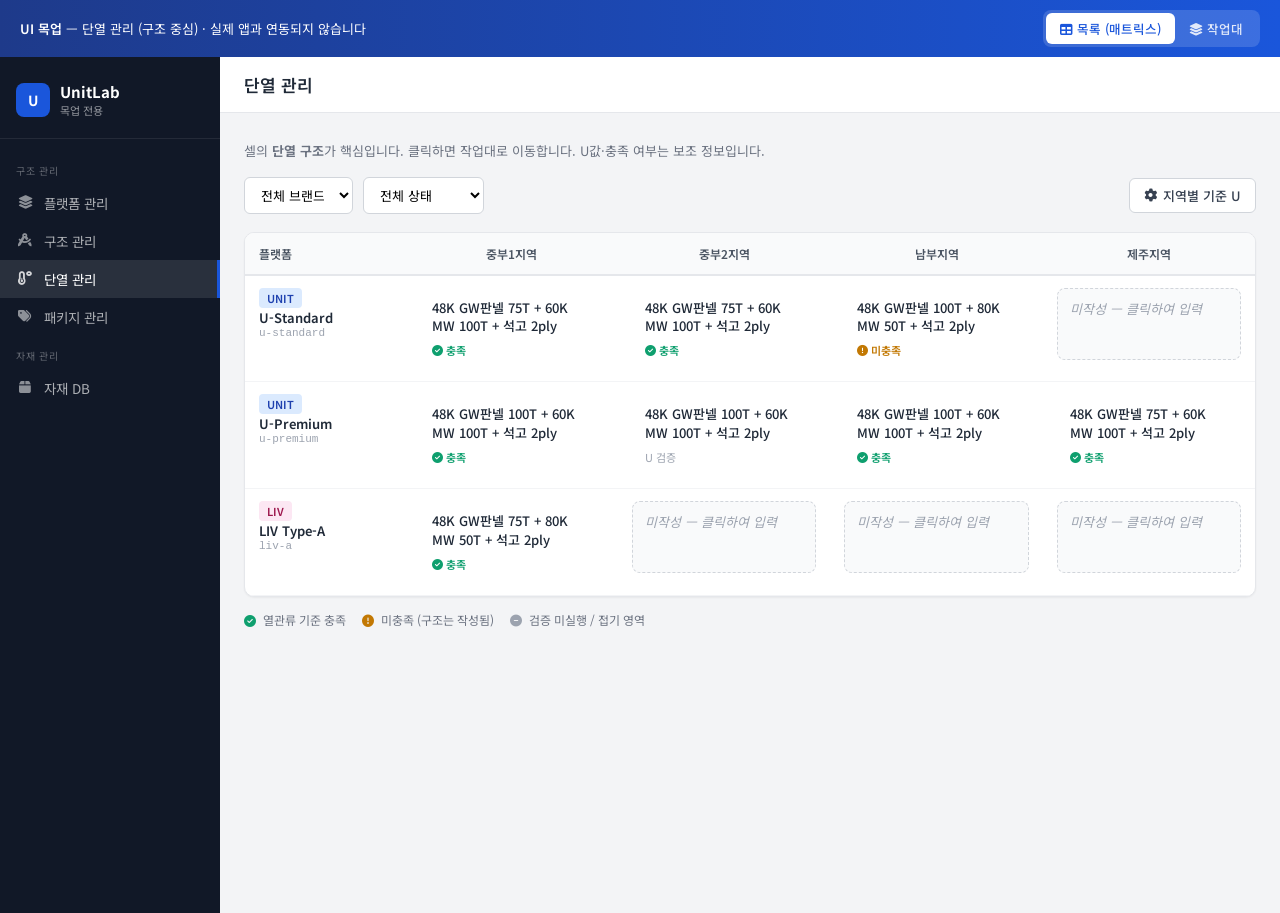
<file: docs/mockups/insulation-mgmt-mockup.html>
<!DOCTYPE html>
<html lang="ko">
<head>
  <meta charset="UTF-8">
  <meta name="viewport" content="width=device-width, initial-scale=1.0">
  <title>단열 관리 — UI 목업 (UnitLab)</title>
  <link href="https://fonts.googleapis.com/css2?family=Noto+Sans+KR:wght@400;500;600;700&display=swap" rel="stylesheet">
  <link rel="stylesheet" href="https://cdn.jsdelivr.net/npm/@fortawesome/fontawesome-free@6.4.0/css/all.min.css">
  <style>
    :root {
      --primary: #1a56db;
      --primary-dark: #1e429f;
      --primary-light: #ebf5ff;
      --success: #0e9f6e;
      --success-light: #f3faf7;
      --warning: #c27803;
      --warning-light: #fffbeb;
      --danger: #e02424;
      --danger-light: #fdf2f2;
      --gray-50: #f9fafb;
      --gray-100: #f3f4f6;
      --gray-200: #e5e7eb;
      --gray-300: #d1d5db;
      --gray-400: #9ca3af;
      --gray-500: #6b7280;
      --gray-600: #4b5563;
      --gray-700: #374151;
      --gray-800: #1f2937;
      --gray-900: #111827;
      --sidebar-width: 220px;
      --header-height: 56px;
      --shadow-sm: 0 1px 2px rgba(0,0,0,.05);
      --shadow: 0 1px 3px rgba(0,0,0,.1);
    }
    * { box-sizing: border-box; margin: 0; padding: 0; }
    body {
      font-family: 'Noto Sans KR', sans-serif;
      font-size: 14px;
      color: var(--gray-800);
      background: var(--gray-100);
      min-height: 100vh;
    }

    .mock-banner {
      background: linear-gradient(90deg, #1e3a8a, #1a56db);
      color: #fff;
      padding: 10px 20px;
      font-size: 13px;
      display: flex;
      align-items: center;
      justify-content: space-between;
      gap: 12px;
      flex-wrap: wrap;
    }
    .mock-banner strong { font-weight: 600; }
    .mock-banner-actions { display: flex; gap: 8px; }
    .mock-banner .seg {
      display: flex;
      background: rgba(255,255,255,.15);
      border-radius: 8px;
      padding: 3px;
    }
    .mock-banner .seg button {
      border: none;
      background: transparent;
      color: rgba(255,255,255,.85);
      padding: 6px 14px;
      border-radius: 6px;
      font-size: 12.5px;
      font-weight: 500;
      cursor: pointer;
      font-family: inherit;
    }
    .mock-banner .seg button.active {
      background: #fff;
      color: var(--primary);
    }

    #app { display: flex; min-height: calc(100vh - 44px); }

    #sidebar {
      width: var(--sidebar-width);
      background: var(--gray-900);
      color: #fff;
      flex-shrink: 0;
      padding: 16px 0;
    }
    .sidebar-logo {
      padding: 8px 16px 20px;
      display: flex;
      align-items: center;
      gap: 10px;
      border-bottom: 1px solid rgba(255,255,255,.08);
      margin-bottom: 12px;
    }
    .logo-icon {
      width: 34px; height: 34px;
      background: var(--primary);
      border-radius: 8px;
      display: flex; align-items: center; justify-content: center;
      font-weight: 700;
    }
    .logo-text { font-weight: 700; font-size: 15px; }
    .logo-sub { font-size: 11px; opacity: .55; }
    .nav-label {
      font-size: 10px;
      text-transform: uppercase;
      letter-spacing: .08em;
      color: rgba(255,255,255,.35);
      padding: 12px 16px 6px;
    }
    .nav-item {
      display: flex;
      align-items: center;
      gap: 10px;
      padding: 9px 16px;
      color: rgba(255,255,255,.65);
      font-size: 13.5px;
      cursor: default;
    }
    .nav-item.active {
      background: rgba(255,255,255,.1);
      color: #fff;
      border-right: 3px solid var(--primary);
    }
    .nav-item i { width: 18px; text-align: center; opacity: .8; }

    #main {
      flex: 1;
      display: flex;
      flex-direction: column;
      min-width: 0;
    }
    #header {
      height: var(--header-height);
      background: #fff;
      border-bottom: 1px solid var(--gray-200);
      display: flex;
      align-items: center;
      padding: 0 24px;
      font-size: 17px;
      font-weight: 600;
    }
    .content {
      padding: 24px;
      flex: 1;
      overflow: auto;
    }

    .page-desc {
      font-size: 13px;
      color: var(--gray-500);
      margin-top: 4px;
      font-weight: 400;
      line-height: 1.5;
    }
    .toolbar {
      display: flex;
      flex-wrap: wrap;
      gap: 10px;
      align-items: center;
      margin-bottom: 18px;
    }
    .toolbar .spacer { flex: 1; }
    select, .inp {
      padding: 7px 12px;
      border: 1px solid var(--gray-300);
      border-radius: 6px;
      font-size: 13px;
      font-family: inherit;
      background: #fff;
    }
    .btn {
      display: inline-flex;
      align-items: center;
      gap: 6px;
      padding: 7px 14px;
      border-radius: 6px;
      font-size: 13px;
      font-weight: 500;
      border: none;
      cursor: pointer;
      font-family: inherit;
    }
    .btn-primary { background: var(--primary); color: #fff; }
    .btn-primary:hover { background: var(--primary-dark); }
    .btn-secondary {
      background: #fff;
      color: var(--gray-700);
      border: 1px solid var(--gray-300);
    }
    .btn-ghost {
      background: transparent;
      color: var(--gray-600);
      border: 1px solid transparent;
    }
    .btn-ghost:hover { background: var(--gray-100); }

    .card {
      background: #fff;
      border: 1px solid var(--gray-200);
      border-radius: 10px;
      box-shadow: var(--shadow-sm);
    }

    /* ── 목록: 매트릭스 ── */
    .matrix-wrap { overflow-x: auto; }
    .matrix {
      width: 100%;
      border-collapse: collapse;
      font-size: 13px;
    }
    .matrix th {
      text-align: left;
      padding: 12px 14px;
      background: var(--gray-50);
      border-bottom: 2px solid var(--gray-200);
      font-size: 12px;
      font-weight: 600;
      color: var(--gray-600);
      white-space: nowrap;
    }
    .matrix th.zone { text-align: center; min-width: 200px; }
    .matrix td {
      padding: 12px 14px;
      border-bottom: 1px solid var(--gray-100);
      vertical-align: top;
    }
    .matrix tr:hover td { background: var(--gray-50); }
    .matrix .platform-cell {
      min-width: 160px;
    }
    .platform-name { font-weight: 600; color: var(--gray-800); }
    .platform-id { font-size: 11px; color: var(--gray-400); font-family: ui-monospace, monospace; }
    .badge {
      display: inline-block;
      padding: 2px 8px;
      border-radius: 4px;
      font-size: 11px;
      font-weight: 600;
    }
    .badge-unit { background: #dbeafe; color: #1e40af; }
    .badge-liv { background: #fce7f3; color: #9d174d; }

    .cell-stack {
      cursor: pointer;
      padding: 10px 12px;
      border-radius: 8px;
      border: 1px solid transparent;
      transition: all .15s;
      min-height: 72px;
    }
    .cell-stack:hover {
      border-color: var(--primary);
      background: var(--primary-light);
    }
    .cell-stack.empty {
      color: var(--gray-400);
      font-style: italic;
      border: 1px dashed var(--gray-300);
      background: var(--gray-50);
    }
    .structure-line {
      font-size: 13px;
      font-weight: 500;
      color: var(--gray-800);
      line-height: 1.45;
      word-break: keep-all;
    }
    .cell-meta {
      margin-top: 6px;
      display: flex;
      align-items: center;
      gap: 8px;
      font-size: 11px;
      color: var(--gray-500);
    }
    .pill-ok { color: var(--success); font-weight: 600; }
    .pill-warn { color: var(--warning); font-weight: 600; }
    .pill-muted { color: var(--gray-400); }

    /* ── 작업대 ── */
    .bench-header {
      display: flex;
      align-items: flex-start;
      gap: 16px;
      margin-bottom: 20px;
      flex-wrap: wrap;
    }
    .bench-back {
      margin-top: 4px;
    }
    .zone-tabs {
      display: flex;
      gap: 4px;
      flex-wrap: wrap;
      margin-bottom: 20px;
      padding: 4px;
      background: var(--gray-100);
      border-radius: 10px;
      width: fit-content;
    }
    .zone-tab {
      padding: 8px 18px;
      border: none;
      background: transparent;
      border-radius: 8px;
      font-size: 13px;
      font-weight: 500;
      color: var(--gray-600);
      cursor: pointer;
      font-family: inherit;
    }
    .zone-tab.active {
      background: #fff;
      color: var(--primary);
      box-shadow: var(--shadow-sm);
      font-weight: 600;
    }

    .bench-grid {
      display: grid;
      grid-template-columns: 1fr 320px;
      gap: 20px;
      align-items: start;
    }
    @media (max-width: 960px) {
      .bench-grid { grid-template-columns: 1fr; }
    }

    .section-title {
      font-size: 14px;
      font-weight: 700;
      color: var(--gray-800);
      margin-bottom: 14px;
      display: flex;
      align-items: center;
      gap: 8px;
    }
    .section-title i { color: var(--primary); }

    .layer-list { display: flex; flex-direction: column; gap: 10px; }
    .layer-row {
      display: grid;
      grid-template-columns: 100px 1fr  auto;
      gap: 12px;
      align-items: center;
      padding: 14px 16px;
      background: var(--gray-50);
      border: 1px solid var(--gray-200);
      border-radius: 10px;
    }
    .layer-role {
      font-size: 11px;
      font-weight: 700;
      text-transform: uppercase;
      letter-spacing: .04em;
      color: var(--gray-500);
    }
    .layer-role span {
      display: block;
      font-size: 13px;
      font-weight: 600;
      color: var(--gray-700);
      text-transform: none;
      letter-spacing: 0;
      margin-top: 2px;
    }
    .layer-mat select {
      width: 100%;
      padding: 8px 10px;
      border: 1px solid var(--gray-300);
      border-radius: 6px;
      font-family: inherit;
      font-size: 13px;
    }
    .layer-tag {
      font-size: 11px;
      color: var(--gray-500);
      margin-top: 4px;
    }
    .layer-fixed {
      font-size: 13px;
      color: var(--gray-600);
      padding: 8px 0;
    }

    .preview-card {
      position: sticky;
      top: 16px;
    }
    .preview-card .card-body { padding: 20px; }
    .preview-label {
      font-size: 11px;
      font-weight: 600;
      text-transform: uppercase;
      letter-spacing: .06em;
      color: var(--gray-400);
      margin-bottom: 10px;
    }
    .structure-hero {
      font-size: 16px;
      font-weight: 600;
      line-height: 1.5;
      color: var(--gray-900);
      padding: 16px;
      background: linear-gradient(135deg, #f0f7ff 0%, #f9fafb 100%);
      border: 1px solid #bfdbfe;
      border-radius: 10px;
      min-height: 80px;
    }
    .structure-hero .plus { color: var(--gray-400); font-weight: 400; margin: 0 4px; }
    .preview-actions {
      margin-top: 16px;
      display: flex;
      flex-direction: column;
      gap: 8px;
    }
    .btn-primary:disabled {
      background: var(--gray-200);
      color: var(--gray-400);
      cursor: not-allowed;
    }

    .verify-collapse {
      margin-top: 20px;
      border: 1px solid var(--gray-200);
      border-radius: 10px;
      overflow: hidden;
    }
    .verify-collapse summary {
      padding: 12px 16px;
      background: var(--gray-50);
      cursor: pointer;
      font-size: 13px;
      font-weight: 500;
      color: var(--gray-600);
      list-style: none;
      display: flex;
      align-items: center;
      gap: 8px;
    }
    .verify-collapse summary::-webkit-details-marker { display: none; }
    .verify-collapse summary::before {
      content: '\f054';
      font-family: 'Font Awesome 6 Free';
      font-weight: 900;
      font-size: 10px;
      transition: transform .15s;
    }
    .verify-collapse[open] summary::before { transform: rotate(90deg); }
    .verify-body {
      padding: 16px;
      display: grid;
      grid-template-columns: repeat(3, 1fr);
      gap: 12px;
      font-size: 13px;
    }
    .verify-stat label { display: block; font-size: 11px; color: var(--gray-500); margin-bottom: 4px; }
    .verify-stat .val { font-size: 18px; font-weight: 700; }
    .verify-stat .val.fail { color: var(--danger); }
    .verify-stat .val.pass { color: var(--success); }

    .copy-bar {
      margin-top: 14px;
      display: flex;
      flex-wrap: wrap;
      gap: 8px;
    }

    .hidden { display: none !important; }

    .legend {
      display: flex;
      flex-wrap: wrap;
      gap: 16px;
      margin-top: 14px;
      font-size: 12px;
      color: var(--gray-500);
    }
    .legend i { margin-right: 4px; }
  </style>
</head>
<body>

<div class="mock-banner">
  <span><strong>UI 목업</strong> — 단열 관리 (구조 중심) · 실제 앱과 연동되지 않습니다</span>
  <div class="mock-banner-actions">
    <div class="seg" role="tablist">
      <button type="button" id="btn-view-list" class="active" onclick="showView('list')">
        <i class="fas fa-table"></i> 목록 (매트릭스)
      </button>
      <button type="button" id="btn-view-bench" onclick="showView('bench')">
        <i class="fas fa-layer-group"></i> 작업대
      </button>
    </div>
  </div>
</div>

<div id="app">
  <nav id="sidebar">
    <div class="sidebar-logo">
      <div class="logo-icon">U</div>
      <div>
        <div class="logo-text">UnitLab</div>
        <div class="logo-sub">목업 전용</div>
      </div>
    </div>
    <div class="nav-label">구조 관리</div>
    <div class="nav-item"><i class="fas fa-layer-group"></i> 플랫폼 관리</div>
    <div class="nav-item"><i class="fas fa-drafting-compass"></i> 구조 관리</div>
    <div class="nav-item active"><i class="fas fa-temperature-low"></i> 단열 관리</div>
    <div class="nav-item"><i class="fas fa-tags"></i> 패키지 관리</div>
    <div class="nav-label">자재 관리</div>
    <div class="nav-item"><i class="fas fa-box"></i> 자재 DB</div>
  </nav>

  <div id="main">
    <header id="header">단열 관리</header>

    <!-- ═══ 목록: 플랫폼 × 지역 매트릭스 ═══ -->
    <div class="content" id="view-list">
      <p class="page-desc" style="margin-bottom:16px">
        셀의 <strong>단열 구조</strong>가 핵심입니다. 클릭하면 작업대로 이동합니다. U값·충족 여부는 보조 정보입니다.
      </p>
      <div class="toolbar">
        <select>
          <option>전체 브랜드</option>
          <option>UNIT</option>
          <option>LIV</option>
        </select>
        <select>
          <option>전체 상태</option>
          <option>미작성만</option>
          <option>검증 미충족만</option>
        </select>
        <span class="spacer"></span>
        <button type="button" class="btn btn-secondary"><i class="fas fa-cog"></i> 지역별 기준 U</button>
      </div>

      <div class="card matrix-wrap">
        <table class="matrix">
          <thead>
            <tr>
              <th>플랫폼</th>
              <th class="zone">중부1지역</th>
              <th class="zone">중부2지역</th>
              <th class="zone">남부지역</th>
              <th class="zone">제주지역</th>
            </tr>
          </thead>
          <tbody id="matrix-body"></tbody>
        </table>
      </div>
      <div class="legend">
        <span><i class="fas fa-check-circle pill-ok"></i> 열관류 기준 충족</span>
        <span><i class="fas fa-exclamation-circle pill-warn"></i> 미충족 (구조는 작성됨)</span>
        <span><i class="fas fa-minus-circle pill-muted"></i> 검증 미실행 / 접기 영역</span>
      </div>
    </div>

    <!-- ═══ 작업대 ═══ -->
    <div class="content hidden" id="view-bench">
      <div class="bench-header">
        <button type="button" class="btn btn-secondary btn-sm bench-back" onclick="showView('list')">
          <i class="fas fa-arrow-left"></i> 목록
        </button>
        <div>
          <div style="display:flex;align-items:center;gap:10px;flex-wrap:wrap">
            <span class="badge badge-unit">UNIT</span>
            <h2 style="font-size:20px;font-weight:700" id="bench-title">U-Standard</h2>
            <span class="platform-id" id="bench-id">u-standard</span>
          </div>
          <p class="page-desc">단열지역별로 <strong>외단열(판넬) · 내단열(단열재) · 석고 2ply</strong> 구조를 편집합니다.</p>
        </div>
      </div>

      <div class="zone-tabs" id="zone-tabs"></div>

      <div class="bench-grid">
        <div class="card">
          <div style="padding:20px">
            <div class="section-title"><i class="fas fa-bars-staggered"></i> 단열 구조 (외 → 내)</div>
            <div class="layer-list" id="layer-list"></div>
            <div class="copy-bar">
              <button type="button" class="btn btn-secondary btn-sm"><i class="fas fa-copy"></i> 이 구조를 다른 지역에 복사</button>
              <button type="button" class="btn btn-ghost btn-sm">판넬만 복사</button>
            </div>
            <details class="verify-collapse">
              <summary><i class="fas fa-calculator" style="margin-right:4px"></i> 열관류 검증 (부가 기능 · 접어두기)</summary>
              <div class="verify-body">
                <div class="verify-stat">
                  <label>계산 U</label>
                  <div class="val fail" id="v-u-calc">0.152</div>
                </div>
                <div class="verify-stat">
                  <label>지역 기준</label>
                  <div class="val" id="v-u-limit">0.150</div>
                </div>
                <div class="verify-stat">
                  <label>판정</label>
                  <div class="val fail" id="v-verdict">미충족</div>
                </div>
              </div>
            </details>
          </div>
        </div>

        <div class="preview-card card">
          <div class="card-body">
            <div class="preview-label">구조 미리보기 · 목록에 표시되는 문구</div>
            <div class="structure-hero" id="structure-hero"></div>
            <div class="preview-actions">
              <button type="button" class="btn btn-primary" id="btn-save" disabled>
                <i class="fas fa-save"></i> 저장
              </button>
              <button type="button" class="btn btn-secondary btn-sm">
                <i class="fas fa-sticky-note"></i> 시공·예외 메모
              </button>
            </div>
            <p style="margin-top:14px;font-size:12px;color:var(--gray-500);line-height:1.5">
              자재는 <strong>자재 DB</strong>에서 선택합니다. 같은 그라스울이라도 두께·밀도별로 별도 SKU입니다.
            </p>
          </div>
        </div>
      </div>
    </div>
  </div>
</div>

<script>
  const ZONES = [
    { id: 'mid1', label: '중부1지역', uLimit: 0.150 },
    { id: 'mid2', label: '중부2지역', uLimit: 0.155 },
    { id: 'south', label: '남부지역', uLimit: 0.180 },
    { id: 'jeju', label: '제주지역', uLimit: 0.170 }
  ];

  const MATERIALS = {
    gw48_75: { label: '48K 그라스울 판넬', short: '48K GW판넬', thick: '75T', lambda: 0.036 },
    gw48_100: { label: '48K 그라스울 판넬 (100T)', short: '48K GW판넬', thick: '100T', lambda: 0.036 },
    mw60_100: { label: '60K 미네랄울', short: '60K MW', thick: '100T', lambda: 0.035 },
    mw80_50: { label: '80K 미네랄울', short: '80K MW', thick: '50T', lambda: 0.034 },
    gypsum2: { label: '석고보드 2ply (12.5+12.5)', short: '석고 2ply', thick: '', fixed: true }
  };

  const PLATFORMS = [
    {
      id: 'u-standard',
      name: 'U-Standard',
      brand: 'UNIT',
      stacks: {
        mid1: { ext: 'gw48_75', int: 'mw60_100', verify: 'pass' },
        mid2: { ext: 'gw48_75', int: 'mw60_100', verify: 'pass' },
        south: { ext: 'gw48_100', int: 'mw80_50', verify: 'warn' },
        jeju: null
      }
    },
    {
      id: 'u-premium',
      name: 'U-Premium',
      brand: 'UNIT',
      stacks: {
        mid1: { ext: 'gw48_100', int: 'mw60_100', verify: 'pass' },
        mid2: { ext: 'gw48_100', int: 'mw60_100', verify: 'muted' },
        south: { ext: 'gw48_100', int: 'mw60_100', verify: 'pass' },
        jeju: { ext: 'gw48_75', int: 'mw60_100', verify: 'pass' }
      }
    },
    {
      id: 'liv-a',
      name: 'LIV Type-A',
      brand: 'LIV',
      stacks: {
        mid1: { ext: 'gw48_75', int: 'mw80_50', verify: 'pass' },
        mid2: null,
        south: null,
        jeju: null
      }
    }
  ];

  let currentPlatform = PLATFORMS[0];
  let currentZone = 'mid1';
  let savedSnapshot = '';

  function formatPart(key) {
    if (key === 'gypsum2') return MATERIALS.gypsum2.short;
    const m = MATERIALS[key];
    if (!m) return '';
    return `${m.short} ${m.thick}`;
  }

  function buildStructure(ext, int) {
    const parts = [];
    if (ext && MATERIALS[ext]) parts.push(formatPart(ext));
    if (int && MATERIALS[int]) parts.push(formatPart(int));
    parts.push(MATERIALS.gypsum2.short);
    return parts.filter(Boolean).join(' + ');
  }

  function verifyLabel(v) {
    if (v === 'pass') return '<span class="pill-ok"><i class="fas fa-check-circle"></i> 충족</span>';
    if (v === 'warn') return '<span class="pill-warn"><i class="fas fa-exclamation-circle"></i> 미충족</span>';
    return '<span class="pill-muted">U 검증</span>';
  }

  function renderMatrix() {
    const tbody = document.getElementById('matrix-body');
    tbody.innerHTML = PLATFORMS.map(p => {
      const brandCls = p.brand === 'LIV' ? 'badge-liv' : 'badge-unit';
      const cells = ZONES.map(z => {
        const st = p.stacks[z.id];
        if (!st) {
          return `<td><div class="cell-stack empty" onclick="openBench('${p.id}','${z.id}')">미작성 — 클릭하여 입력</div></td>`;
        }
        const str = buildStructure(st.ext, st.int);
        return `<td>
          <div class="cell-stack" onclick="openBench('${p.id}','${z.id}')">
            <div class="structure-line">${str}</div>
            <div class="cell-meta">${verifyLabel(st.verify)}</div>
          </div>
        </td>`;
      }).join('');
      return `<tr>
        <td class="platform-cell">
          <span class="badge ${brandCls}">${p.brand}</span>
          <div class="platform-name">${p.name}</div>
          <div class="platform-id">${p.id}</div>
        </td>${cells}</tr>`;
    }).join('');
  }

  function showView(name) {
    document.getElementById('view-list').classList.toggle('hidden', name !== 'list');
    document.getElementById('view-bench').classList.toggle('hidden', name !== 'bench');
    document.getElementById('btn-view-list').classList.toggle('active', name === 'list');
    document.getElementById('btn-view-bench').classList.toggle('active', name === 'bench');
    document.getElementById('header').textContent = name === 'list' ? '단열 관리' : '단열 관리 — 작업대';
  }

  function openBench(platformId, zoneId) {
    currentPlatform = PLATFORMS.find(p => p.id === platformId) || PLATFORMS[0];
    currentZone = zoneId || 'mid1';
    document.getElementById('bench-title').textContent = currentPlatform.name;
    document.getElementById('bench-id').textContent = currentPlatform.id;
    renderZoneTabs();
    renderLayers();
    savedSnapshot = getSnapshot();
    syncSaveBtn();
    showView('bench');
  }

  function renderZoneTabs() {
    const el = document.getElementById('zone-tabs');
    el.innerHTML = ZONES.map(z => {
      const has = currentPlatform.stacks[z.id];
      const dot = has ? '' : ' ○';
      return `<button type="button" class="zone-tab ${z.id === currentZone ? 'active' : ''}"
        onclick="selectZone('${z.id}')">${z.label}${dot}</button>`;
    }).join('');
  }

  function selectZone(zid) {
    currentZone = zid;
    renderZoneTabs();
    renderLayers();
    savedSnapshot = getSnapshot();
    syncSaveBtn();
  }

  function getCurrentStack() {
    return currentPlatform.stacks[currentZone] || { ext: 'gw48_75', int: 'mw60_100', verify: 'muted' };
  }

  function renderLayers() {
    const st = getCurrentStack();
    const ext = st.ext || 'gw48_75';
    const int = st.int || 'mw60_100';

    const matOpts = (selected) => Object.entries(MATERIALS)
      .filter(([k]) => k !== 'gypsum2')
      .map(([k, m]) => `<option value="${k}" ${k === selected ? 'selected' : ''}>${m.label}</option>`)
      .join('');

    document.getElementById('layer-list').innerHTML = `
      <div class="layer-row">
        <div class="layer-role">외단열<span>판넬</span></div>
        <div class="layer-mat">
          <select id="sel-ext" onchange="onLayerChange()">${matOpts(ext)}</select>
          <div class="layer-tag">자재 DB · 단열재/판넬</div>
        </div>
      </div>
      <div class="layer-row">
        <div class="layer-role">내단열<span>단열재</span></div>
        <div class="layer-mat">
          <select id="sel-int" onchange="onLayerChange()">${matOpts(int)}</select>
          <div class="layer-tag">자재 DB · 단열재</div>
        </div>
      </div>
      <div class="layer-row">
        <div class="layer-role">실내<span>마감</span></div>
        <div class="layer-fixed">${MATERIALS.gypsum2.label}</div>
        <span class="layer-tag">플랫폼 공통</span>
      </div>`;

    const zone = ZONES.find(z => z.id === currentZone);
    document.getElementById('v-u-limit').textContent = zone ? zone.uLimit.toFixed(3) : '—';

    onLayerChange();
  }

  function onLayerChange() {
    const ext = document.getElementById('sel-ext')?.value;
    const int = document.getElementById('sel-int')?.value;
    const str = buildStructure(ext, int);
    const hero = document.getElementById('structure-hero');
    hero.innerHTML = str.split(' + ').map((p, i) =>
      (i ? '<span class="plus">+</span>' : '') + `<span>${p}</span>`
    ).join('');

    syncSaveBtn();
  }

  function getSnapshot() {
    const ext = document.getElementById('sel-ext')?.value || '';
    const int = document.getElementById('sel-int')?.value || '';
    return `${currentPlatform.id}|${currentZone}|${ext}|${int}`;
  }

  function syncSaveBtn() {
    const btn = document.getElementById('btn-save');
    const dirty = getSnapshot() !== savedSnapshot;
    btn.disabled = !dirty;
  }

  document.getElementById('btn-save').addEventListener('click', () => {
    if (document.getElementById('btn-save').disabled) return;
    const ext = document.getElementById('sel-ext').value;
    const int = document.getElementById('sel-int').value;
    currentPlatform.stacks[currentZone] = { ext, int, verify: 'pass' };
    savedSnapshot = getSnapshot();
    syncSaveBtn();
    renderMatrix();
    alert('목업: 저장되었습니다.\n\n' + buildStructure(ext, int));
  });

  // init
  renderMatrix();
  showView('list');
</script>
</body>
</html>
</file>
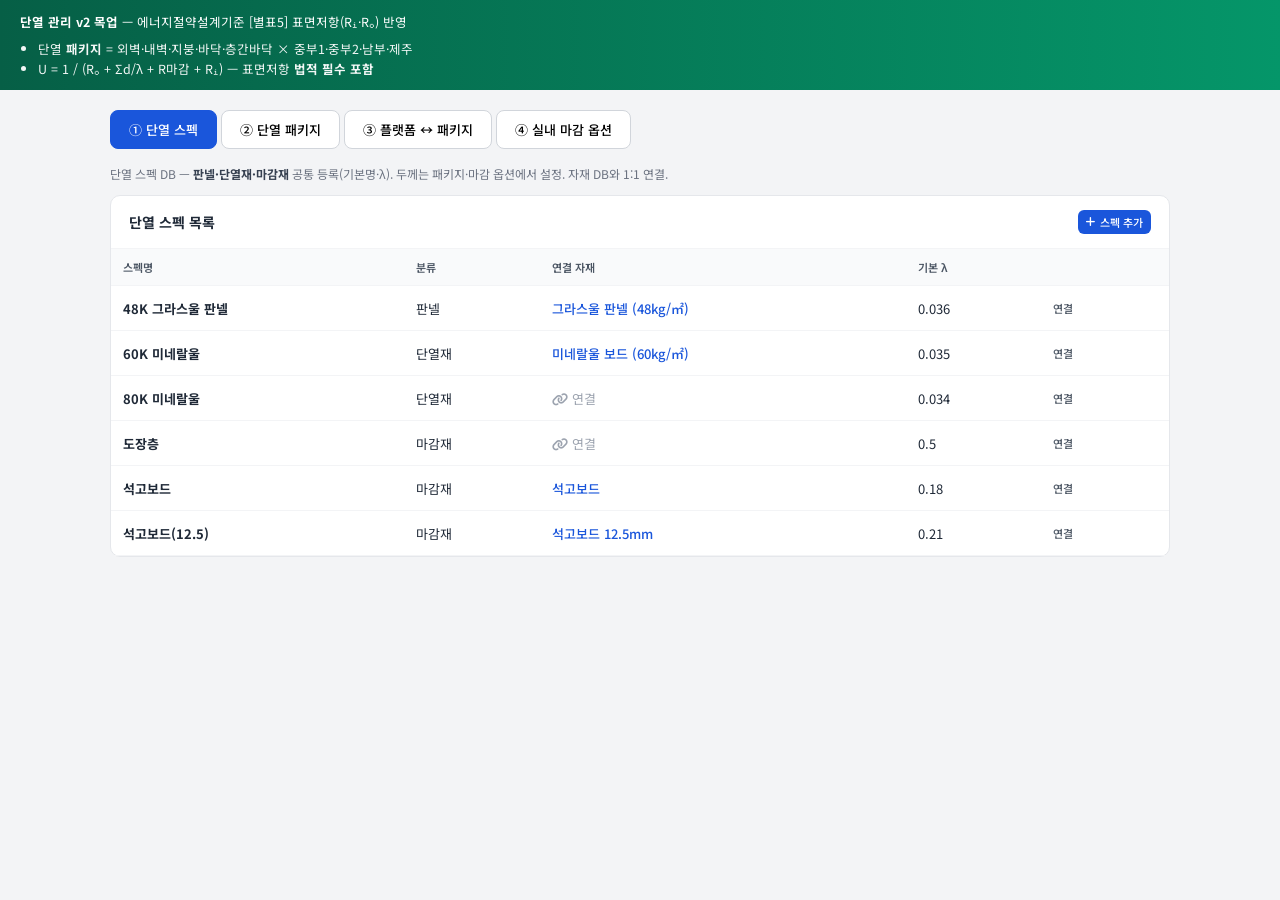
<file: docs/mockups/insulation-v2-mockup.html>
<!DOCTYPE html>
<html lang="ko">
<head>
  <meta charset="UTF-8">
  <meta name="viewport" content="width=device-width, initial-scale=1.0">
  <title>단열 관리 v2 — 스펙·구조·연결 목업</title>
  <link href="https://fonts.googleapis.com/css2?family=Noto+Sans+KR:wght@400;500;600;700&display=swap" rel="stylesheet">
  <link rel="stylesheet" href="https://cdn.jsdelivr.net/npm/@fortawesome/fontawesome-free@6.4.0/css/all.min.css">
  <style>
    :root {
      --primary: #1a56db; --primary-light: #ebf5ff;
      --success: #0e9f6e; --success-light: #f3faf7;
      --warning: #c27803; --danger: #e02424;
      --gray-50: #f9fafb; --gray-100: #f3f4f6; --gray-200: #e5e7eb;
      --gray-300: #d1d5db; --gray-400: #9ca3af; --gray-500: #6b7280;
      --gray-600: #4b5563; --gray-700: #374151; --gray-800: #1f2937;
    }
    * { box-sizing: border-box; margin: 0; padding: 0; }
    body { font-family: 'Noto Sans KR', sans-serif; font-size: 13px; color: var(--gray-800); background: var(--gray-100); }

    .banner { background: linear-gradient(90deg, #065f46, #059669); color: #fff; padding: 12px 20px; font-size: 12.5px; line-height: 1.55; }
    .banner ul { margin: 8px 0 0 18px; opacity: .95; }
    .banner code { background: rgba(0,0,0,.2); padding: 1px 5px; border-radius: 3px; font-size: 11px; }

    .wrap { max-width: 1100px; margin: 0 auto; padding: 20px; }
    .tabs { display: flex; gap: 4px; margin-bottom: 16px; flex-wrap: wrap; }
    .tabs button {
      padding: 9px 18px; border: 1px solid var(--gray-300); background: #fff;
      border-radius: 8px; cursor: pointer; font-family: inherit; font-size: 13px; font-weight: 500;
    }
    .tabs button.active { background: var(--primary); color: #fff; border-color: var(--primary); }
    .panel { display: none; }
    .panel.active { display: block; }

    .card { background: #fff; border: 1px solid var(--gray-200); border-radius: 10px; margin-bottom: 16px; }
    .card-h { padding: 14px 18px; border-bottom: 1px solid var(--gray-100); font-weight: 700; font-size: 14px; }
    .card-b { padding: 18px; }

    .btn {
      display: inline-flex; align-items: center; gap: 5px; padding: 7px 12px;
      border-radius: 6px; border: none; font-size: 12.5px; font-weight: 500; cursor: pointer; font-family: inherit;
    }
    .btn-p { background: var(--primary); color: #fff; }
    .btn-s { background: #fff; border: 1px solid var(--gray-300); color: var(--gray-700); }
    .btn-g { background: transparent; color: var(--gray-600); }
    .btn-xs { padding: 4px 8px; font-size: 11px; }
    .btn-p:disabled { background: var(--gray-200); color: var(--gray-400); cursor: not-allowed; }

    .note { font-size: 12px; color: var(--gray-500); line-height: 1.5; margin-bottom: 12px; }
    .note strong { color: var(--gray-700); }

    .spec-table { width: 100%; border-collapse: collapse; }
    .spec-table th, .spec-table td { padding: 10px 12px; text-align: left; border-bottom: 1px solid var(--gray-100); }
    .spec-table th { background: var(--gray-50); font-size: 11px; color: var(--gray-600); font-weight: 600; }
    .link-mat { color: var(--primary); cursor: pointer; font-weight: 500; }
    .link-mat.muted { color: var(--gray-400); font-weight: 400; }

    .layer-table { width: 100%; border-collapse: collapse; border: 1px solid var(--gray-300); }
    .layer-table th {
      background: #e8eef7; border: 1px solid var(--gray-300); padding: 8px 6px;
      font-size: 12px; font-weight: 600; color: var(--gray-700);
    }
    .layer-table td { border: 1px solid var(--gray-300); padding: 4px 6px; vertical-align: middle; }
    .layer-table select, .layer-table input {
      width: 100%; border: 1px solid var(--gray-200); padding: 5px 6px; font-size: 12.5px;
      font-family: inherit; border-radius: 3px; background: #fff;
    }
    .layer-table input:focus, .layer-table select:focus { outline: none; border-color: var(--primary); }
    .layer-table .col-no { width: 40px; text-align: center; background: var(--gray-50); color: var(--gray-500); font-size: 11px; }
    .layer-table .col-role { width: 88px; font-size: 11px; color: var(--gray-500); background: var(--gray-50); text-align: center; }
    .layer-table .col-lambda { width: 96px; }
    .layer-table .col-thick { width: 84px; }
    .layer-table .col-r { width: 96px; }
    .layer-table .col-r input { background: #f8fafc; text-align: right; font-variant-numeric: tabular-nums; }
    .layer-table tr.surface td { background: #f0fdf4; }
    .layer-table tr.surface input, .layer-table tr.surface select { background: #f0fdf4; font-weight: 500; }
    .layer-table tr.finish-row td { background: #fffbeb; }
    .layer-table tr.finish-row select { background: #fffbeb; }

    .pkg-head { display: flex; flex-wrap: wrap; gap: 16px; align-items: flex-end; margin-bottom: 16px; }
    .pkg-head .field label { display: block; font-size: 11px; font-weight: 600; color: var(--gray-500); margin-bottom: 4px; }
    .pkg-head input, .pkg-head select { padding: 8px 10px; border: 1px solid var(--gray-300); border-radius: 6px; font-size: 13px; min-width: 160px; font-family: inherit; }
    .legal-box {
      font-size: 12px; color: #065f46; background: #ecfdf5; border: 1px solid #6ee7b7;
      border-radius: 8px; padding: 10px 14px; margin-bottom: 14px; line-height: 1.55;
    }
    .legal-box strong { font-weight: 600; }

    .pkg-summary {
      display: grid; grid-template-columns: 1fr 200px; gap: 14px; margin-top: 16px; align-items: stretch;
    }
    @media (max-width: 720px) { .pkg-summary { grid-template-columns: 1fr; } }

    .structure-out { padding: 14px 16px; background: var(--primary-light); border: 1px solid #93c5fd; border-radius: 8px; }
    .structure-out .lbl { font-size: 11px; font-weight: 600; color: var(--gray-500); margin-bottom: 6px; }
    .structure-out .txt { font-size: 14px; font-weight: 600; color: var(--gray-900); line-height: 1.5; }

    .u-box {
      padding: 16px; border-radius: 10px; text-align: center;
      background: linear-gradient(160deg, #1e3a8a, #1a56db); color: #fff;
    }
    .u-box .lbl { font-size: 11px; opacity: .85; margin-bottom: 6px; }
    .u-box .val { font-size: 32px; font-weight: 700; letter-spacing: -.02em; }
    .u-box .unit { font-size: 14px; font-weight: 500; opacity: .9; }
    .u-box .sub { font-size: 11px; margin-top: 8px; opacity: .8; line-height: 1.4; }

    .matrix { width: 100%; border-collapse: collapse; font-size: 12.5px; }
    .matrix th { background: var(--gray-50); padding: 10px; border-bottom: 2px solid var(--gray-200); font-size: 11px; }
    .matrix td { padding: 10px; border-bottom: 1px solid var(--gray-100); vertical-align: top; }
    .matrix select { width: 100%; max-width: 240px; padding: 6px; font-size: 12px; border: 1px solid var(--gray-300); border-radius: 5px; }
    .matrix .part-col { width: 88px; background: var(--gray-50); font-weight: 600; text-align: left; padding-left: 12px; }
    .matrix td.cell {
      cursor: pointer; vertical-align: top; min-width: 130px; padding: 8px 10px;
      transition: background .12s, box-shadow .12s;
    }
    .matrix td.cell:hover { background: var(--gray-50); }
    .matrix td.cell.active { background: var(--primary-light); box-shadow: inset 0 0 0 2px var(--primary); }
    .matrix .u-mini { font-size: 13px; font-weight: 700; color: var(--primary); }
    .matrix .struct-mini { font-size: 10.5px; color: var(--gray-500); margin-top: 4px; line-height: 1.35; }

    .pkg-layout { display: grid; grid-template-columns: 220px 1fr; gap: 16px; align-items: start; }
    @media (max-width: 900px) { .pkg-layout { grid-template-columns: 1fr; } }
    .pkg-list { border: 1px solid var(--gray-200); border-radius: 8px; overflow: hidden; }
    .pkg-list-item {
      padding: 12px 14px; border-bottom: 1px solid var(--gray-100); cursor: pointer;
    }
    .pkg-list-item:hover { background: var(--gray-50); }
    .pkg-list-item.active { background: var(--primary-light); border-left: 3px solid var(--primary); }
    .pkg-list-item .t { font-weight: 600; font-size: 13px; }
    .pkg-list-item .d { font-size: 11px; color: var(--gray-500); margin-top: 2px; font-family: monospace; }
    .cell-editor-wrap {
      margin-top: 18px; padding-top: 18px; border-top: 2px solid var(--gray-200);
    }
    .cell-editor-wrap .editor-title { font-size: 15px; font-weight: 700; margin-bottom: 10px; color: var(--gray-800); }

    .finish-layout { display: grid; grid-template-columns: 220px 1fr; gap: 16px; }
    @media (max-width: 800px) { .finish-layout { grid-template-columns: 1fr; } }
    .finish-list { border: 1px solid var(--gray-200); border-radius: 8px; overflow: hidden; }
    .finish-list-item {
      padding: 12px 14px; border-bottom: 1px solid var(--gray-100); cursor: pointer;
    }
    .finish-list-item:hover { background: var(--gray-50); }
    .finish-list-item.active { background: var(--primary-light); border-left: 3px solid var(--primary); }
    .finish-list-item .t { font-weight: 600; font-size: 13px; }
    .finish-list-item .d { font-size: 11px; color: var(--gray-500); margin-top: 3px; }
    .finish-editor h4 { font-size: 14px; font-weight: 700; margin-bottom: 4px; }
    .finish-editor .meta { font-size: 12px; color: var(--gray-500); margin-bottom: 12px; }

    .modal-bg { display: none; position: fixed; inset: 0; background: rgba(0,0,0,.45); z-index: 200; align-items: center; justify-content: center; padding: 20px; }
    .modal-bg.open { display: flex; }
    .modal { background: #fff; border-radius: 12px; width: 100%; max-width: 520px; max-height: 90vh; overflow: auto; }
    .modal-h { padding: 16px 18px; border-bottom: 1px solid var(--gray-200); font-weight: 700; display: flex; justify-content: space-between; align-items: center; }
    .modal-b { padding: 18px; }
    .modal-f { padding: 12px 18px; border-top: 1px solid var(--gray-100); display: flex; justify-content: flex-end; gap: 8px; }
    .mat-row { padding: 10px 12px; border: 1px solid var(--gray-200); border-radius: 8px; margin-bottom: 8px; cursor: pointer; }
    .mat-row.sel { border-color: var(--primary); background: var(--primary-light); }
  </style>
</head>
<body>

<div class="banner">
  <strong>단열 관리 v2 목업</strong> — 에너지절약설계기준 [별표5] 표면저항(Rᵢ·Rₒ) 반영
  <ul>
    <li>단열 <strong>패키지</strong> = 외벽·내벽·지붕·바닥·층간바닥 × 중부1·중부2·남부·제주</li>
    <li>U = 1 / (Rₒ + Σd/λ + R마감 + Rᵢ) — 표면저항 <strong>법적 필수 포함</strong></li>
  </ul>
</div>

<div class="wrap">
  <div class="tabs">
    <button type="button" class="active" data-tab="specs">① 단열 스펙</button>
    <button type="button" data-tab="packages">② 단열 패키지</button>
    <button type="button" data-tab="platforms">③ 플랫폼 ↔ 패키지</button>
    <button type="button" data-tab="finish">④ 실내 마감 옵션</button>
  </div>

  <section class="panel active" id="panel-specs">
    <p class="note">단열 스펙 DB — <strong>판넬·단열재·마감재</strong> 공통 등록(기본명·λ). 두께는 패키지·마감 옵션에서 설정. 자재 DB와 1:1 연결.</p>
    <div class="card">
      <div class="card-h" style="display:flex;justify-content:space-between;align-items:center">
        단열 스펙 목록
        <button type="button" class="btn btn-p btn-xs"><i class="fas fa-plus"></i> 스펙 추가</button>
      </div>
      <div class="card-b" style="padding:0">
        <table class="spec-table">
          <thead>
            <tr><th>스펙명</th><th>분류</th><th>연결 자재</th><th>기본 λ</th><th></th></tr>
          </thead>
          <tbody id="spec-tbody"></tbody>
        </table>
      </div>
    </div>
  </section>

  <section class="panel" id="panel-packages">
    <p class="note"><strong>단열 패키지</strong>를 만들고, 부위×단열지역 셀마다 구조·U를 설정합니다. 플랫폼은 패키지를 <strong>하나</strong>만 선택합니다.</p>
    <div class="pkg-layout">
      <aside>
        <div class="pkg-list" id="pkg-list"></div>
        <button type="button" class="btn btn-s btn-xs" style="margin-top:8px;width:100%" onclick="addInsulationPackage()">
          <i class="fas fa-plus"></i> 패키지 추가
        </button>
      </aside>
      <div class="card" style="margin-bottom:0">
        <div class="card-b">
          <div class="pkg-head">
            <div class="field"><label>패키지명</label><input type="text" id="pkg-name" oninput="onPkgMetaInput()"></div>
            <div class="field"><label>코드</label><input type="text" id="pkg-code" style="font-family:monospace;min-width:130px" oninput="onPkgMetaInput()"></div>
          </div>
          <p class="note" style="margin-top:0">셀을 클릭해 편집 · [별표5] 표면저항은 부위별 자동 적용</p>
          <div style="overflow-x:auto">
            <table class="matrix" id="pkg-matrix"></table>
          </div>

          <div class="cell-editor-wrap" id="cell-editor">
            <div class="editor-title" id="cell-editor-title">외벽 · 중부1 편집</div>
            <div class="pkg-head" style="margin-bottom:10px">
              <div class="field" id="field-exposure">
                <label>외기 조건 (Rₒ)</label>
                <select id="pkg-exposure" onchange="onExposureChange()">
                  <option value="direct" id="opt-direct">외기 직접</option>
                  <option value="indirect" id="opt-indirect">외기 간접</option>
                </select>
              </div>
            </div>
            <div class="legal-box" id="legal-surface-hint"></div>
            <table class="layer-table">
              <thead>
                <tr>
                  <th class="col-no">번호</th>
                  <th class="col-role">구분</th>
                  <th>소재 이름</th>
                  <th class="col-lambda">열전도율 (W/m·K)</th>
                  <th class="col-thick">두께 (mm)</th>
                  <th class="col-r">열저항 (㎡·K/W)</th>
                </tr>
              </thead>
              <tbody id="layer-tbody"></tbody>
            </table>
            <div class="pkg-summary">
              <div class="structure-out">
                <div class="lbl">구조 요약</div>
                <div class="txt" id="structure-txt">—</div>
              </div>
              <div class="u-box">
                <div class="lbl" id="u-part-label">열관류율 U</div>
                <div><span class="val" id="u-val">—</span> <span class="unit">W/m²·K</span></div>
                <div class="sub" id="u-breakdown">—</div>
              </div>
            </div>
          </div>

          <div style="margin-top:14px;text-align:right">
            <button type="button" class="btn btn-p" id="btn-pkg-save" disabled><i class="fas fa-save"></i> 패키지 저장</button>
          </div>
        </div>
      </div>
    </div>
  </section>

  <section class="panel" id="panel-platforms">
    <p class="note">플랫폼마다 <strong>단열 패키지 1개</strong>를 지정합니다. 외벽·내벽·지붕·바닥·층간·지역별 구성은 패키지에 포함됩니다.</p>
    <div class="card"><div class="card-b" style="overflow-x:auto"><table class="matrix" id="platform-matrix"></table></div></div>
  </section>

  <section class="panel" id="panel-finish">
    <p class="note"><strong>플랫폼 공통</strong> 실내 마감 옵션. 레이어 소재는 ① 단열 스펙의 <strong>마감재</strong>를 드롭다운(이름 오름차순)으로 선택하고, 두께(mm)만 입력합니다.</p>
    <div class="card">
      <div class="card-b">
        <div class="finish-layout">
          <div>
            <div class="finish-list" id="finish-list"></div>
            <button type="button" class="btn btn-s btn-xs" style="margin-top:8px;width:100%" onclick="addFinishOption()">
              <i class="fas fa-plus"></i> 옵션 추가
            </button>
          </div>
          <div class="finish-editor" id="finish-editor"></div>
        </div>
      </div>
    </div>
  </section>
</div>

<div class="modal-bg" id="modal-mat">
  <div class="modal">
    <div class="modal-h">
      <span id="modal-mat-title">자재 연결</span>
      <button type="button" class="btn btn-g btn-xs" onclick="closeMatModal()"><i class="fas fa-times"></i></button>
    </div>
    <div class="modal-b"><div id="mat-list"></div></div>
    <div class="modal-f">
      <button type="button" class="btn btn-s" onclick="closeMatModal()">취소</button>
      <button type="button" class="btn btn-p" id="btn-mat-confirm" disabled>연결</button>
    </div>
  </div>
</div>

<script>
  /** 에너지절약설계기준 [별표5] 표면열전달저항 (㎡·K/W) */
  const PART_TYPES = {
    wall: {
      label: '거실 외벽', short: '외벽',
      ri: 0.11, ro: { direct: 0.043, indirect: 0.11 },
      dualInterior: false,
      roleHints: ['외단열', '외단열', '내단열', '내단열'],
    },
    wall_interior: {
      label: '내벽', short: '내벽',
      ri: 0.11, ro: null,
      dualInterior: true,
      roleHints: ['A실', 'A실', 'B실', '—'],
    },
    floor_bottom: {
      label: '최하층 거실 바닥', short: '바닥',
      ri: 0.086, ro: { direct: 0.043, indirect: 0.15 },
      dualInterior: false,
      roleHints: ['하부 단열', '하부 단열', '상부 마감', '—'],
    },
    roof: {
      label: '최상층 지붕·반자', short: '지붕',
      ri: 0.086, ro: { direct: 0.043, indirect: 0.086 },
      dualInterior: false,
      roleHints: ['외단열', '외단열', '내단열', '—'],
    },
    floor_between: {
      label: '공동주택 층간 바닥', short: '층간바닥',
      ri: 0.086, ro: null,
      dualInterior: true,
      roleHints: ['상부층', '상부층', '하부층', '—'],
    },
  };

  const MATERIALS = [
    { id: 'm1', name: '그라스울 판넬 (48kg/㎡)', lambda: 0.036 },
    { id: 'm2', name: '미네랄울 보드 (60kg/㎡)', lambda: 0.035 },
    { id: 'm3', name: '미네랄울 보드 (80kg/㎡)', lambda: 0.034 },
    { id: 'm4', name: '석고보드', lambda: 0.18 },
    { id: 'm5', name: '석고보드 12.5mm', lambda: 0.21 },
  ];

  /** role: panel | insul | finish — 마감재도 동일 DB(단열 스펙)에 등록 */
  let INSULATION_SPECS = [
    { id: 'is1', name: '48K 그라스울 판넬', role: 'panel', materialId: 'm1', lambda: 0.036 },
    { id: 'is2', name: '60K 미네랄울', role: 'insul', materialId: 'm2', lambda: 0.035 },
    { id: 'is3', name: '80K 미네랄울', role: 'insul', materialId: null, lambda: 0.034 },
    { id: 'is-f1', name: '석고보드', role: 'finish', materialId: 'm4', lambda: 0.18 },
    { id: 'is-f2', name: '석고보드(12.5)', role: 'finish', materialId: 'm5', lambda: 0.21 },
    { id: 'is-f3', name: '도장층', role: 'finish', materialId: null, lambda: 0.5 },
  ];

  let FINISH_OPTIONS = [
    {
      id: 'gypsum95', title: '석고보드 9.5T 2ply',
      layers: [
        { specId: 'is-f1', thick: 9.5 },
        { specId: 'is-f1', thick: 9.5 },
      ]
    },
    {
      id: 'gypsum125', title: '석고보드 12.5T 2ply',
      layers: [
        { specId: 'is-f2', thick: 12.5 },
        { specId: 'is-f2', thick: 12.5 },
      ]
    },
    {
      id: 'paint', title: '도장 마감 (얇음)',
      layers: [{ specId: 'is-f3', thick: 0.3 }]
    },
  ];

  let editingFinishId = 'gypsum95';
  let modalSpecId = null;
  let modalMatId = null;

  const PART_ROWS = [
    { id: 'wall_ext', label: '외벽', partType: 'wall' },
    { id: 'wall_int', label: '내벽', partType: 'wall_interior' },
    { id: 'roof', label: '지붕', partType: 'roof' },
    { id: 'floor_bottom', label: '바닥', partType: 'floor_bottom' },
    { id: 'floor_between', label: '층간바닥', partType: 'floor_between' },
  ];
  const ZONES = [
    { id: 'mid1', label: '중부1' }, { id: 'mid2', label: '중부2' },
    { id: 'south', label: '남부' }, { id: 'jeju', label: '제주' },
  ];
  const LAYER_SLOTS = 4;

  let INSULATION_PACKAGES = [
    { id: 'ins-std', name: 'U-Standard 단열셋', code: 'INS-STD', cells: {} },
    { id: 'ins-pre', name: 'U-Premium 단열셋', code: 'INS-PRE', cells: {} },
  ];
  const PLATFORMS = [
    { id: 'u-std', name: 'U-Standard', insulationPackageId: 'ins-std' },
    { id: 'u-pre', name: 'U-Premium', insulationPackageId: 'ins-pre' },
  ];

  let activePackageId = 'ins-std';
  let activePartRow = 'wall_ext';
  let activeZone = 'mid1';
  let pkgPartType = 'wall';
  let pkgExposure = 'direct';
  let pkgLayers = emptyLayers();
  let pkgFinishId = 'gypsum95';
  let savedPkgState = '';

  function emptyLayers() {
    return Array.from({ length: LAYER_SLOTS }, () => ({ specId: '', lambda: '', thick: '' }));
  }

  function cellKey(partRowId, zoneId) { return partRowId + ':' + zoneId; }
  function activePackage() { return INSULATION_PACKAGES.find(p => p.id === activePackageId); }

  function defaultCell(partType) {
    const cell = {
      partType,
      exposure: partType === 'floor_bottom' ? 'indirect' : 'direct',
      finishId: 'gypsum95',
      layers: emptyLayers(),
    };
    if (partType === 'wall') {
      cell.layers[0] = { specId: 'is1', lambda: 0.036, thick: 75 };
      cell.layers[1] = { specId: 'is2', lambda: 0.035, thick: 100 };
    } else if (partType === 'wall_interior') {
      cell.layers[0] = { specId: 'is2', lambda: 0.035, thick: 50 };
    } else if (partType === 'roof') {
      cell.layers[0] = { specId: 'is1', lambda: 0.036, thick: 100 };
      cell.layers[1] = { specId: 'is2', lambda: 0.035, thick: 120 };
    } else if (partType === 'floor_bottom') {
      cell.layers[0] = { specId: 'is2', lambda: 0.035, thick: 80 };
    } else if (partType === 'floor_between') {
      cell.layers[0] = { specId: 'is2', lambda: 0.035, thick: 60 };
    }
    return cell;
  }

  function getCell(pkg, partRowId, zoneId) {
    const k = cellKey(partRowId, zoneId);
    if (!pkg.cells[k]) {
      const row = PART_ROWS.find(r => r.id === partRowId);
      pkg.cells[k] = defaultCell(row.partType);
    }
    return pkg.cells[k];
  }

  function seedPackage(pkg, variant) {
    const wallThick = { mid1: 100, mid2: 100, south: 110, jeju: 130 };
    PART_ROWS.forEach(row => {
      ZONES.forEach(z => {
        const c = getCell(pkg, row.id, z.id);
        if (row.id === 'wall_ext') {
          c.layers[0] = { specId: 'is1', lambda: 0.036, thick: 75 };
          c.layers[1] = { specId: 'is2', lambda: 0.035, thick: wallThick[z.id] + (variant === 'pre' ? 20 : 0) };
          c.exposure = 'direct';
        }
        if (variant === 'pre' && row.id === 'roof') {
          c.layers[1].thick = (parseFloat(c.layers[1].thick) || 120) + 30;
        }
      });
    });
  }

  function escHtml(s) {
    return String(s).replace(/&/g, '&amp;').replace(/</g, '&lt;').replace(/"/g, '&quot;');
  }

  function persistEditorToCell() {
    const pkg = activePackage();
    if (!pkg || !activePartRow || !activeZone) return;
    pkg.cells[cellKey(activePartRow, activeZone)] = {
      partType: pkgPartType,
      exposure: pkgExposure,
      finishId: pkgFinishId,
      layers: pkgLayers.map(L => ({ ...L })),
    };
  }

  function loadActiveCellToEditor() {
    const pkg = activePackage();
    if (!pkg) return;
    const cell = getCell(pkg, activePartRow, activeZone);
    pkgPartType = cell.partType;
    pkgExposure = cell.exposure || 'direct';
    pkgLayers = cell.layers.map(L => ({ ...L }));
    pkgFinishId = cell.finishId || 'gypsum95';
    document.getElementById('pkg-exposure').value = pkgExposure;
  }

  function updateCellEditorHeader() {
    const row = PART_ROWS.find(r => r.id === activePartRow);
    const zone = ZONES.find(z => z.id === activeZone);
    document.getElementById('cell-editor-title').textContent =
      (row ? row.label : '') + ' · ' + (zone ? zone.label : '') + ' 편집';
  }

  function selectCell(partRowId, zoneId) {
    persistEditorToCell();
    activePartRow = partRowId;
    activeZone = zoneId;
    loadActiveCellToEditor();
    updateCellEditorHeader();
    refreshExposureUI();
    document.getElementById('legal-surface-hint').innerHTML = buildLegalHint();
    renderPackageMatrix();
    renderPackageTable();
  }

  function selectPackage(id) {
    persistEditorToCell();
    activePackageId = id;
    const pkg = activePackage();
    if (!pkg) return;
    document.getElementById('pkg-name').value = pkg.name;
    document.getElementById('pkg-code').value = pkg.code;
    renderPackageList();
    renderPackageMatrix();
    loadActiveCellToEditor();
    updateCellEditorHeader();
    refreshExposureUI();
    document.getElementById('legal-surface-hint').innerHTML = buildLegalHint();
    renderPackageTable();
    syncPkgSave();
  }

  function onPkgMetaInput() {
    const pkg = activePackage();
    if (pkg) {
      pkg.name = document.getElementById('pkg-name').value;
      pkg.code = document.getElementById('pkg-code').value;
      renderPackageList();
    }
    syncPkgSave();
  }

  function addInsulationPackage() {
    persistEditorToCell();
    const id = 'ins_' + Date.now();
    INSULATION_PACKAGES.push({ id, name: '신규 단열 패키지', code: 'INS-NEW', cells: {} });
    selectPackage(id);
  }

  function renderPackageList() {
    document.getElementById('pkg-list').innerHTML = INSULATION_PACKAGES.map(p =>
      '<div class="pkg-list-item ' + (p.id === activePackageId ? 'active' : '') + '" onclick="selectPackage(\'' + p.id + '\')">'
      + '<div class="t">' + escHtml(p.name) + '</div>'
      + '<div class="d">' + escHtml(p.code) + '</div></div>'
    ).join('');
  }

  function buildStructureTxtForCell(cell) {
    const bits = [];
    (cell.layers || []).forEach(L => {
      if (!L.specId || !L.thick) return;
      const sp = specById(L.specId);
      if (sp) bits.push(sp.name + ' ' + thickLabel(L.thick));
    });
    const fin = finishById(cell.finishId);
    if (fin) bits.push(fin.title);
    return bits.length ? bits.join(' + ') : '—';
  }

  function calcUForCell(cell) {
    const p = PART_TYPES[cell.partType];
    if (!p) return { u: null, rTotal: 0, rLayers: 0, rFinish: 0, surf: { top: { r: 0 }, bottom: { r: 0 } } };
    const exposure = cell.exposure || 'direct';
    let surf;
    if (p.dualInterior) {
      surf = {
        top: { r: p.ri, label: '상부 실내표면 (Rᵢ=' + p.ri + ')' },
        bottom: { r: p.ri, label: '하부 실내표면 (Rᵢ=' + p.ri + ')' },
      };
    } else {
      const ro = p.ro[exposure];
      const expLabel = exposure === 'direct' ? '외기 직접' : '외기 간접';
      surf = {
        top: { r: ro, label: '실외측 Rₒ=' + ro + ' (' + expLabel + ')' },
        bottom: { r: p.ri, label: '실내측 Rᵢ=' + p.ri },
      };
    }
    let r = surf.top.r;
    let rLayers = 0;
    (cell.layers || []).forEach(L => { rLayers += layerR(L.lambda, L.thick); });
    r += rLayers;
    let rFinish = 0;
    const fin = finishById(cell.finishId);
    if (fin) {
      rFinish = fin.layers.reduce((s, fl) => s + finishLayerR(fl), 0);
      r += rFinish;
    }
    r += surf.bottom.r;
    return { u: r > 0 ? 1 / r : null, rTotal: r, rLayers, rFinish, surf };
  }

  function renderPackageMatrix() {
    const pkg = activePackage();
    const el = document.getElementById('pkg-matrix');
    if (!pkg || !el) return;
    let hdr = '<tr><th class="part-col">부위 \\ 지역</th>'
      + ZONES.map(z => '<th>' + z.label + '</th>').join('') + '</tr>';
    let body = PART_ROWS.map(row => {
      const cells = ZONES.map(z => {
        const c = getCell(pkg, row.id, z.id);
        const res = calcUForCell(c);
        const u = res.u != null ? roundU(res.u).toFixed(3) : '—';
        const txt = buildStructureTxtForCell(c);
        const short = txt.length > 32 ? txt.slice(0, 32) + '…' : txt;
        const active = activePartRow === row.id && activeZone === z.id ? ' active' : '';
        return '<td class="cell' + active + '" onclick="selectCell(\'' + row.id + '\',\'' + z.id + '\')">'
          + '<div class="u-mini">U ' + u + '</div>'
          + '<div class="struct-mini">' + escHtml(short) + '</div></td>';
      }).join('');
      return '<tr><th class="part-col">' + row.label + '</th>' + cells + '</tr>';
    }).join('');
    el.innerHTML = hdr + body;
  }


  function matById(id) { return MATERIALS.find(m => m.id === id); }
  function specById(id) { return INSULATION_SPECS.find(s => s.id === id); }
  function finishById(id) { return FINISH_OPTIONS.find(f => f.id === id); }

  function specRoleLabel(role) {
    if (role === 'panel') return '판넬';
    if (role === 'insul') return '단열재';
    if (role === 'finish') return '마감재';
    return role;
  }

  function finishSpecsSorted() {
    return INSULATION_SPECS
      .filter(s => s.role === 'finish')
      .slice()
      .sort((a, b) => a.name.localeCompare(b.name, 'ko'));
  }

  function layerLambda(L) {
    if (L && L.specId) {
      const sp = specById(L.specId);
      if (sp && sp.lambda != null) return sp.lambda;
    }
    return parseFloat(L?.lambda) || 0;
  }

  function finishLayerR(L) {
    return layerR(layerLambda(L), L.thick);
  }

  function finishSpecsOptionsHtml(selected) {
    let h = '<option value="">— 선택 —</option>';
    finishSpecsSorted().forEach(s => {
      h += '<option value="' + s.id + '"' + (s.id === selected ? ' selected' : '') + '>' + escHtml(s.name) + '</option>';
    });
    return h;
  }

  /** 패키지 단열층용 — 마감재 제외, 이름 오름차순 */
  function insulationSpecsForPackage() {
    return INSULATION_SPECS
      .filter(s => s.role === 'panel' || s.role === 'insul')
      .slice()
      .sort((a, b) => a.name.localeCompare(b.name, 'ko'));
  }

  function specOptionsHtml(selected) {
    let h = '<option value="">— 선택 —</option>';
    insulationSpecsForPackage().forEach(s => {
      h += `<option value="${s.id}" ${s.id === selected ? 'selected' : ''}>${s.name}</option>`;
    });
    return h;
  }
  function finishOptionsHtml(selected) {
    return FINISH_OPTIONS.map(f =>
      `<option value="${f.id}" ${f.id === selected ? 'selected' : ''}>${f.title}</option>`
    ).join('');
  }

  function layerR(lambda, thickMm) {
    const l = parseFloat(lambda);
    const d = parseFloat(thickMm);
    if (!l || l <= 0 || !d || d <= 0) return 0;
    return (d / 1000) / l;
  }

  function partConfig() { return PART_TYPES[pkgPartType]; }

  function getSurfaceResistances() {
    const p = partConfig();
    if (p.dualInterior) {
      return {
        top: { r: p.ri, label: '상부 실내표면열전달저항 (Rᵢ=' + p.ri + ')' },
        bottom: { r: p.ri, label: '하부 실내표면열전달저항 (Rᵢ=' + p.ri + ')' },
      };
    }
    const ro = p.ro[pkgExposure];
    const expLabel = pkgExposure === 'direct' ? '외기 직접' : '외기 간접';
    return {
      top: { r: ro, label: '실외측 표면열전달저항 (Rₒ=' + ro + ', ' + expLabel + ')' },
      bottom: { r: p.ri, label: '실내측 표면열전달저항 (Rᵢ=' + p.ri + ')' },
    };
  }

  function buildLegalHint() {
    const p = partConfig();
    const surf = getSurfaceResistances();
    if (p.dualInterior) {
      return '<strong>' + p.label + '</strong> — 외기 면 없음. 상·하부 실내표면 각 Rᵢ=' + p.ri + ' (별표5).';
    }
    return '<strong>' + p.label + '</strong> — ' + surf.top.label + ' / ' + surf.bottom.label
      + '. U=1/(Rₒ+Σd/λ+R마감+Rᵢ). 제출용 계산서는 [별표5] 필수.';
  }

  function roundU(u) { return Math.round(u * 1000) / 1000; }
  function roleLabel(i) { return partConfig().roleHints[i] || '—'; }

  function calcU() {
    const surf = getSurfaceResistances();
    let r = surf.top.r;
    let rLayers = 0;
    let rFinish = 0;
    pkgLayers.forEach(L => { rLayers += layerR(L.lambda, L.thick); });
    r += rLayers;
    const fin = finishById(pkgFinishId);
    if (fin) {
      rFinish = fin.layers.reduce((s, fl) => s + finishLayerR(fl), 0);
      r += rFinish;
    }
    r += surf.bottom.r;
    return { u: r > 0 ? 1 / r : null, rTotal: r, surf, rLayers, rFinish };
  }

  /** 두께 표기: mm 입력값 그대로 T (75mm → 75T). 계산은 항상 mm 기준 */
  function thickLabel(mm) {
    const d = parseFloat(mm);
    if (!d) return '';
    return `${d}T`;
  }

  function fmtR(r) {
    return r > 0 ? r.toFixed(3) : '—';
  }

  function buildStructureTxt() {
    const bits = [];
    pkgLayers.forEach(L => {
      if (!L.specId || !L.thick) return;
      const sp = specById(L.specId);
      if (sp) bits.push(`${sp.name} ${thickLabel(L.thick)}`);
    });
    const fin = finishById(pkgFinishId);
    if (fin) bits.push(fin.title);
    return bits.length ? bits.join(' + ') : '—';
  }

  function refreshExposureUI() {
    const p = partConfig();
    document.getElementById('field-exposure').style.display = p.ro ? '' : 'none';
    if (p.ro) {
      document.getElementById('opt-direct').textContent = '외기 직접 — Rₒ ' + p.ro.direct;
      document.getElementById('opt-indirect').textContent = '외기 간접 — Rₒ ' + p.ro.indirect;
    }
    document.getElementById('u-part-label').textContent = p.short + ' 열관류율 U';
    document.getElementById('legal-surface-hint').innerHTML = buildLegalHint();
  }
  function onExposureChange() {
    pkgExposure = document.getElementById('pkg-exposure').value;
    document.getElementById('legal-surface-hint').innerHTML = buildLegalHint();
    renderPackageTable();
  }

  function renderPackageTable() {
    const fin = finishById(pkgFinishId);
    const surf = getSurfaceResistances();
    const rFinish = fin ? fin.layers.reduce((s, fl) => s + finishLayerR(fl), 0) : 0;
    let html = '';
    html += '<tr class="surface"><td class="col-no">—</td><td class="col-role">표면</td>'
      + '<td colspan="2"><input readonly value="' + surf.top.label + '"></td>'
      + '<td></td><td class="col-r"><input readonly value="' + fmtR(surf.top.r) + '"></td></tr>';

    for (let i = 0; i < LAYER_SLOTS; i++) {
      const L = pkgLayers[i];
      const rL = layerR(L.lambda, L.thick);
      html += '<tr><td class="col-no">' + (i + 1) + '</td><td class="col-role">' + roleLabel(i) + '</td>'
        + '<td><select onchange="onSpecPick(' + i + ', this.value)">' + specOptionsHtml(L.specId) + '</select></td>'
        + '<td><input type="number" step="0.001" value="' + L.lambda + '" onchange="onLayerField(' + i + ',\'lambda\',this.value)"></td>'
        + '<td><input type="number" step="1" value="' + L.thick + '" onchange="onLayerField(' + i + ',\'thick\',this.value)"></td>'
        + '<td class="col-r"><input readonly value="' + fmtR(rL) + '"></td></tr>';
    }

    html += '<tr class="finish-row"><td class="col-no">—</td><td class="col-role">마감</td>'
      + '<td colspan="2"><select onchange="onFinishPick(this.value)">' + finishOptionsHtml(pkgFinishId) + '</select></td>'
      + '<td><input readonly value="' + (fin ? fin.layers.length + '층' : '—') + '"></td>'
      + '<td class="col-r"><input readonly value="' + fmtR(rFinish) + '"></td></tr>';

    html += '<tr class="surface"><td class="col-no">—</td><td class="col-role">표면</td>'
      + '<td colspan="2"><input readonly value="' + surf.bottom.label + '"></td>'
      + '<td></td><td class="col-r"><input readonly value="' + fmtR(surf.bottom.r) + '"></td></tr>';

    document.getElementById('layer-tbody').innerHTML = html;

    const { u, rTotal, rLayers, rFinish: rFin, surf: srf } = calcU();
    const rSurf = srf.top.r + srf.bottom.r;
    document.getElementById('structure-txt').textContent = buildStructureTxt();
    if (u != null) {
      document.getElementById('u-val').textContent = roundU(u).toFixed(3);
      const thickSum = pkgLayers.reduce((s, L) => s + (parseFloat(L.thick) || 0), 0)
        + (fin ? fin.layers.reduce((s, fl) => s + (parseFloat(fl.thick) || 0), 0) : 0);
      document.getElementById('u-breakdown').textContent =
        'R=' + rTotal.toFixed(3) + ' (표면' + rSurf.toFixed(3) + '+단열' + rLayers.toFixed(3) + '+마감' + rFin.toFixed(3) + ') · ' + thickSum + 'mm';
    } else {
      document.getElementById('u-val').textContent = '—';
      document.getElementById('u-breakdown').textContent = '층을 입력하세요';
    }
    persistEditorToCell();
    renderPackageMatrix();
    syncPkgSave();
  }

  function onSpecPick(i, specId) {
    pkgLayers[i].specId = specId;
    const sp = specById(specId);
    if (sp) {
      pkgLayers[i].lambda = sp.lambda ?? '';
      if (!pkgLayers[i].thick) pkgLayers[i].thick = sp.role === 'panel' ? 75 : 100;
    } else {
      pkgLayers[i].lambda = '';
      pkgLayers[i].thick = '';
    }
    renderPackageTable();
  }
  function onLayerField(i, key, val) {
    pkgLayers[i][key] = val;
    renderPackageTable();
  }
  function onFinishPick(id) {
    pkgFinishId = id;
    renderPackageTable();
  }

  function getPkgState() {
    persistEditorToCell();
    const pkg = activePackage();
    return pkg ? JSON.stringify({ id: pkg.id, name: pkg.name, code: pkg.code, cells: pkg.cells }) : '';
  }
  function syncPkgSave() {
    document.getElementById('btn-pkg-save').disabled = getPkgState() === savedPkgState;
  }
  document.getElementById('btn-pkg-save').onclick = () => {
    persistEditorToCell();
    const pkg = activePackage();
    if (pkg) {
      pkg.name = document.getElementById('pkg-name').value;
      pkg.code = document.getElementById('pkg-code').value;
    }
    savedPkgState = getPkgState();
    syncPkgSave();
    alert('목업 저장: ' + (pkg ? pkg.name : ''));
    renderPackageList();
    renderPlatforms();
  };

  // ── 스펙 ──
  function specsSortedForTable() {
    const order = { panel: 0, insul: 1, finish: 2 };
    return INSULATION_SPECS.slice().sort((a, b) => {
      const d = (order[a.role] ?? 9) - (order[b.role] ?? 9);
      if (d !== 0) return d;
      return a.name.localeCompare(b.name, 'ko');
    });
  }

  function renderSpecs() {
    document.getElementById('spec-tbody').innerHTML = specsSortedForTable().map(s => {
      const m = s.materialId ? matById(s.materialId) : null;
      const matCell = m
        ? `<span class="link-mat" onclick="openMatModal('${s.id}')">${m.name}</span>`
        : `<span class="link-mat muted" onclick="openMatModal('${s.id}')"><i class="fas fa-link"></i> 연결</span>`;
      return `<tr>
        <td><strong>${s.name}</strong></td>
        <td>${specRoleLabel(s.role)}</td>
        <td>${matCell}</td>
        <td>${s.lambda ?? '—'}</td>
        <td><button type="button" class="btn btn-g btn-xs" onclick="openMatModal('${s.id}')">연결</button></td>
      </tr>`;
    }).join('');
  }
  function openMatModal(specId) {
    modalSpecId = specId;
    modalMatId = specById(specId)?.materialId || null;
    document.getElementById('modal-mat-title').textContent = '자재 연결 — ' + (specById(specId)?.name || '');
    document.getElementById('mat-list').innerHTML = MATERIALS.map(m => `
      <div class="mat-row ${modalMatId === m.id ? 'sel' : ''}" onclick="pickMat('${m.id}')">
        <strong>${m.name}</strong><div style="font-size:11px;color:var(--gray-500)">λ ${m.lambda}</div>
      </div>`).join('');
    document.getElementById('btn-mat-confirm').disabled = !modalMatId;
    document.getElementById('modal-mat').classList.add('open');
  }
  function pickMat(id) {
    modalMatId = id;
    document.querySelectorAll('.mat-row').forEach((row, idx) => {
      row.classList.toggle('sel', MATERIALS[idx]?.id === id);
    });
    document.getElementById('btn-mat-confirm').disabled = false;
  }
  function closeMatModal() { document.getElementById('modal-mat').classList.remove('open'); }
  document.getElementById('btn-mat-confirm').onclick = () => {
    const sp = specById(modalSpecId);
    const m = matById(modalMatId);
    if (sp && m) { sp.materialId = m.id; sp.lambda = m.lambda; }
    closeMatModal();
    renderSpecs();
    renderFinishPanel();
    renderPackageTable();
  };

  // ── 실내 마감 편집 ──
  function renderFinishPanel() {
    document.getElementById('finish-list').innerHTML = FINISH_OPTIONS.map(f => `
      <div class="finish-list-item ${editingFinishId === f.id ? 'active' : ''}" onclick="editFinish('${f.id}')">
        <div class="t">${f.title}</div>
        <div class="d">${f.layers.length}층 · U 기여 R≈${f.layers.reduce((s,l)=>s+finishLayerR(l),0).toFixed(3)}</div>
      </div>`).join('');

    const f = finishById(editingFinishId);
    if (!f) {
      document.getElementById('finish-editor').innerHTML = '<p class="note">옵션을 선택하세요.</p>';
      return;
    }
    const finishSpecs = finishSpecsSorted();
    if (!finishSpecs.length) {
      document.getElementById('finish-editor').innerHTML = '<p class="note">① 단열 스펙에 <strong>마감재</strong> 분류 스펙을 먼저 등록하세요.</p>';
      return;
    }
    let rows = f.layers.map((L, i) => {
      const lam = layerLambda(L);
      return `<tr>
        <td class="col-no">${i + 1}</td>
        <td><select onchange="onFinishSpecPick(${i}, this.value)">${finishSpecsOptionsHtml(L.specId)}</select></td>
        <td><input type="number" step="0.001" readonly value="${lam || ''}" title="단열 스펙 λ"></td>
        <td><input type="number" step="0.1" value="${L.thick}" onchange="onFinishLayer(${i},'thick',this.value)"></td>
        <td><button type="button" class="btn btn-g btn-xs" onclick="removeFinishLayer(${i})"><i class="fas fa-times"></i></button></td>
      </tr>`;
    }).join('');

    document.getElementById('finish-editor').innerHTML = `
      <h4>${f.title}</h4>
      <p class="meta">소재는 단열 스펙(마감재)에서 선택 · λ는 스펙 기준 자동 · 두께(mm)만 입력</p>
      <div style="margin-bottom:8px">
        <label style="font-size:11px;font-weight:600;color:var(--gray-500)">옵션명</label>
        <input type="text" value="${f.title}" style="width:100%;padding:8px;border:1px solid var(--gray-300);border-radius:6px;margin-top:4px"
          onchange="renameFinish('${f.id}', this.value)">
      </div>
      <table class="layer-table">
        <thead><tr><th class="col-no">#</th><th>마감 스펙</th><th class="col-lambda">λ (자동)</th><th class="col-thick">mm</th><th></th></tr></thead>
        <tbody>${rows}</tbody>
      </table>
      <button type="button" class="btn btn-s btn-xs" style="margin-top:8px" onclick="addFinishLayer()"><i class="fas fa-plus"></i> 레이어 추가</button>`;
  }
  function editFinish(id) { editingFinishId = id; renderFinishPanel(); renderPackageTable(); }
  function onFinishSpecPick(i, specId) {
    const f = finishById(editingFinishId);
    if (!f || !f.layers[i]) return;
    f.layers[i].specId = specId;
    renderFinishPanel();
    renderPackageTable();
  }
  function onFinishLayer(i, key, val) {
    const f = finishById(editingFinishId);
    if (f && key === 'thick') { f.layers[i].thick = parseFloat(val) || 0; renderFinishPanel(); renderPackageTable(); }
  }
  function removeFinishLayer(i) {
    finishById(editingFinishId)?.layers.splice(i, 1);
    renderFinishPanel(); renderPackageTable();
  }
  function addFinishLayer() {
    const specs = finishSpecsSorted();
    if (!specs.length) return;
    finishById(editingFinishId)?.layers.push({ specId: specs[0].id, thick: 9.5 });
    renderFinishPanel(); renderPackageTable();
  }
  function renameFinish(id, title) {
    const f = finishById(id);
    if (f) { f.title = title; renderFinishPanel(); renderPackageTable(); }
  }
  function addFinishOption() {
    const specs = finishSpecsSorted();
    if (!specs.length) {
      alert('① 단열 스펙에 마감재 분류 스펙을 먼저 등록하세요.');
      return;
    }
    const id = 'fin_' + Date.now();
    FINISH_OPTIONS.push({ id, title: '새 마감 옵션', layers: [{ specId: specs[0].id, thick: 9.5 }] });
    editingFinishId = id;
    renderFinishPanel();
  }

  function setPlatformPkg(platformId, pkgId) {
    const p = PLATFORMS.find(x => x.id === platformId);
    if (p) p.insulationPackageId = pkgId;
  }

  function renderPlatforms() {
    const hdr = '<tr><th>플랫폼</th><th>단열 패키지</th><th>구성</th></tr>';
    const body = PLATFORMS.map(p => {
      const opts = INSULATION_PACKAGES.map(pk =>
        '<option value="' + pk.id + '"' + (p.insulationPackageId === pk.id ? ' selected' : '') + '>' + escHtml(pk.name) + '</option>'
      ).join('');
      const pkg = INSULATION_PACKAGES.find(pk => pk.id === p.insulationPackageId);
      const note = pkg ? '5부위 × 4지역' : '—';
      return '<tr><td><strong>' + escHtml(p.name) + '</strong></td>'
        + '<td><select onchange="setPlatformPkg(\'' + p.id + '\', this.value)">' + opts + '</select></td>'
        + '<td style="color:var(--gray-500);font-size:12px">' + note + '</td></tr>';
    }).join('');
    document.getElementById('platform-matrix').innerHTML = hdr + body;
  }

  document.querySelectorAll('.tabs button').forEach(btn => {
    btn.addEventListener('click', () => {
      document.querySelectorAll('.tabs button').forEach(b => b.classList.remove('active'));
      document.querySelectorAll('.panel').forEach(p => p.classList.remove('active'));
      btn.classList.add('active');
      document.getElementById('panel-' + btn.dataset.tab).classList.add('active');
    });
  });

  seedPackage(INSULATION_PACKAGES[0], 'std');
  seedPackage(INSULATION_PACKAGES[1], 'pre');
  selectPackage('ins-std');
  savedPkgState = getPkgState();
  renderSpecs();
  renderFinishPanel();
  renderPlatforms();
</script>
</body>
</html>
</file>
